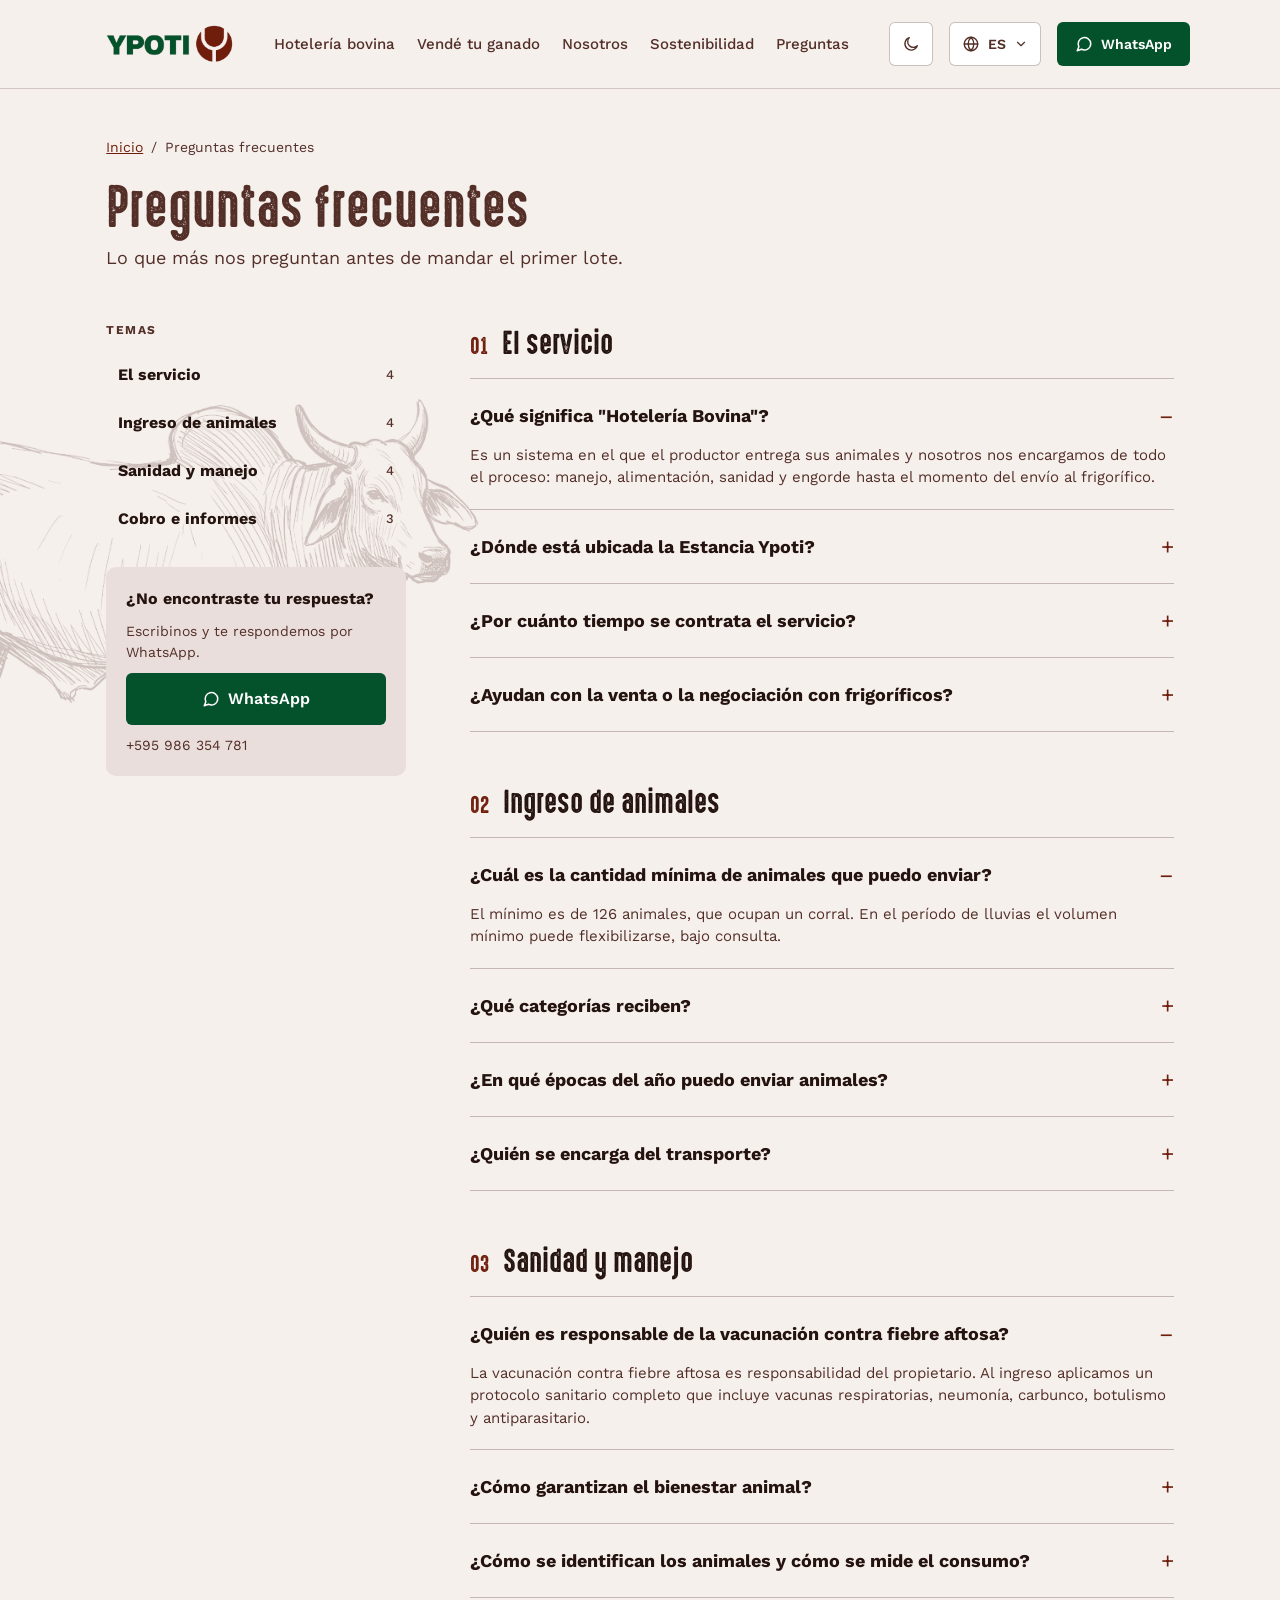
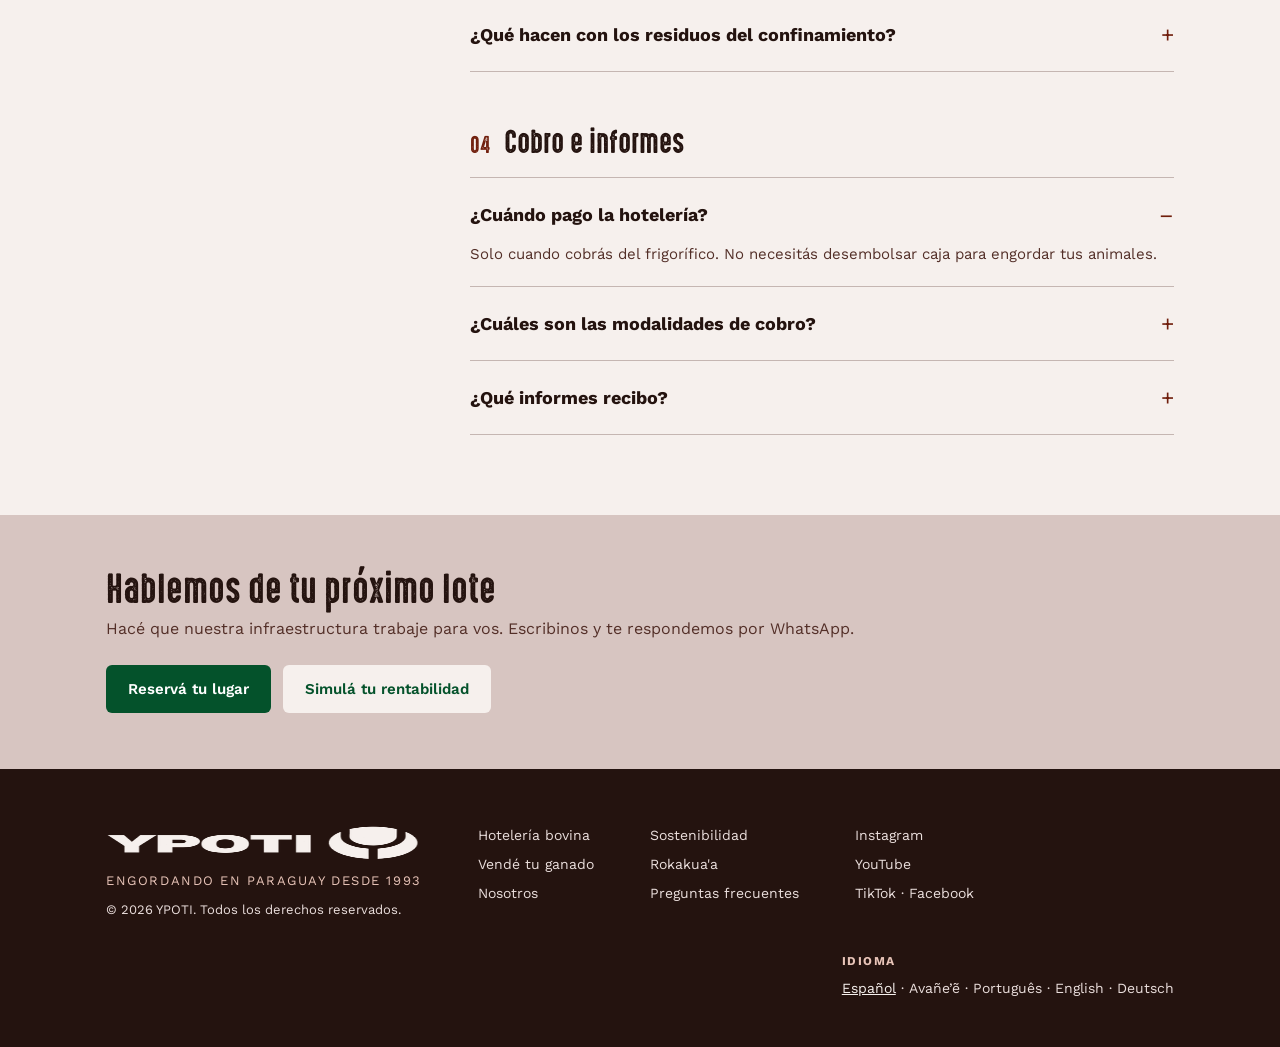
<file: faq.html>
<!doctype html>
<html lang="es" data-page="faq">
<head>
<meta charset="utf-8">
<meta name="viewport" content="width=device-width, initial-scale=1, viewport-fit=cover">
<title data-i18n="meta.faq_title">Preguntas frecuentes · Ypoti</title>
<meta name="description" data-i18n-attr="content=meta.faq_description" content="Respuestas sobre la hotelería bovina de Ypoti: el servicio, el ingreso de animales, sanidad y manejo, cobro e informes.">
<meta property="og:type" content="website">
<meta property="og:site_name" content="Ypoti">
<meta property="og:title" data-i18n-attr="content=meta.faq_title" content="Preguntas frecuentes · Ypoti">
<meta property="og:description" data-i18n-attr="content=meta.faq_description" content="Respuestas sobre la hotelería bovina de Ypoti: el servicio, el ingreso de animales, sanidad y manejo, cobro e informes.">
<meta property="og:image" content="https://ypoti.com/assets/img/og-ypoti.jpg">
<meta name="theme-color" content="#3A211B">
<link rel="canonical" href="https://ypoti.com/faq.html">
<link rel="icon" href="assets/img/favicon.png" type="image/png">
<link rel="apple-touch-icon" href="assets/img/apple-touch-icon.png">
<link rel="preconnect" href="https://fonts.googleapis.com">
<link rel="preconnect" href="https://fonts.gstatic.com" crossorigin>
<link rel="stylesheet" href="https://fonts.googleapis.com/css2?family=Work+Sans:ital,wght@0,400;0,500;0,600;0,700;1,500&amp;display=swap">
<link rel="preload" href="assets/fonts/highvoltage-rough.woff2" as="font" type="font/woff2" crossorigin>
<link rel="stylesheet" href="assets/css/style.css?v=20261023">
<script>(function(){try{var t=localStorage.getItem('ypoti-theme');if(t==='dark'){document.documentElement.setAttribute('data-theme','dark');}}catch(e){}})();</script>
</head>
<body>
<a class="skip" href="#contenido" data-i18n="ui.skip">Ir al contenido</a>
<header class="site-header">
  <div class="wrap header-row">
    <a class="brand" href="./" aria-label="Ypoti">
      <img class="logo only-light" src="assets/img/logo-ypoti.png" alt="Ypoti" width="128" height="40">
      <img class="logo only-dark" src="assets/img/logo-ypoti-claro.png" alt="Ypoti" width="128" height="40">
    </a>
    <nav class="main-nav" id="main-nav">
      <a href="./#funciona" data-i18n="nav.hoteleria">Hotelería bovina</a>
      <a href="./#compra" data-i18n="nav.vende">Vendé tu ganado</a>
      <a href="./#nosotros" data-i18n="nav.nosotros">Nosotros</a>
      <a href="./#esg" data-i18n="nav.sostenibilidad">Sostenibilidad</a>
      <a href="faq.html" data-i18n="nav.preguntas">Preguntas</a>
    </nav>
    <div class="header-actions">
      <button class="icon-btn theme-toggle" type="button" data-i18n-attr="aria-label=ui.theme_dark" aria-label="Cambiar a modo oscuro"><svg class="ic ic-moon" width="18" height="18" viewBox="0 0 24 24" fill="none" stroke="currentColor" stroke-width="1.8" stroke-linecap="round" stroke-linejoin="round" aria-hidden="true"><path d="M20.5 14.2A8.5 8.5 0 1 1 9.8 3.5a6.8 6.8 0 0 0 10.7 10.7z"></path></svg><svg class="ic ic-sun" width="18" height="18" viewBox="0 0 24 24" fill="none" stroke="currentColor" stroke-width="1.8" stroke-linecap="round" stroke-linejoin="round" aria-hidden="true"><circle cx="12" cy="12" r="4"></circle><path d="M12 2v2M12 20v2M4.9 4.9l1.4 1.4M17.7 17.7l1.4 1.4M2 12h2M20 12h2M4.9 19.1l1.4-1.4M17.7 6.3l1.4-1.4"></path></svg></button>
      <div class="lang">
        <button class="lang-btn" type="button" aria-haspopup="true" aria-expanded="false" data-i18n-attr="aria-label=ui.language" aria-label="Idioma"><svg class="ic ic-globe" width="18" height="18" viewBox="0 0 24 24" fill="none" stroke="currentColor" stroke-width="1.8" stroke-linecap="round" stroke-linejoin="round" aria-hidden="true"><circle cx="12" cy="12" r="9"></circle><path d="M3 12h18M12 3c2.5 2.6 3.8 5.6 3.8 9s-1.3 6.4-3.8 9c-2.5-2.6-3.8-5.6-3.8-9S9.5 5.6 12 3z"></path></svg><span class="lang-code">ES</span><svg class="ic ic-chev" width="14" height="14" viewBox="0 0 24 24" fill="none" stroke="currentColor" stroke-width="2" stroke-linecap="round" stroke-linejoin="round" aria-hidden="true"><path d="M6 15l6-6 6 6"></path></svg></button>
        <ul class="lang-menu" hidden>
          <li><button type="button" data-lang="es" lang="es">Español<span>ES</span></button></li>
          <li><button type="button" data-lang="gn" lang="gn">Avañe’ẽ<span>GN</span></button></li>
          <li><button type="button" data-lang="pt" lang="pt">Português<span>PT</span></button></li>
          <li><button type="button" data-lang="en" lang="en">English<span>EN</span></button></li>
          <li><button type="button" data-lang="de" lang="de">Deutsch<span>DE</span></button></li>
        </ul>
      </div>
      <a class="btn btn-green btn-sm header-wa" href="#" data-wa="whatsapp_hoteleria" data-wa-msg="wa.general" target="_blank" rel="noopener"><svg class="ic ic-wa" width="18" height="18" viewBox="0 0 24 24" fill="none" stroke="currentColor" stroke-width="2" stroke-linecap="round" stroke-linejoin="round" aria-hidden="true"><path d="M21 11.5a8.4 8.4 0 0 1-12.4 7.4L3 21l2.1-5.4A8.4 8.4 0 1 1 21 11.5z"></path></svg><span data-i18n="ui.whatsapp">WhatsApp</span></a>
      <button class="icon-btn menu-btn" type="button" aria-expanded="false" aria-controls="main-nav" data-i18n-attr="aria-label=ui.menu_open" aria-label="Abrir menú"><svg class="ic ic-menu" width="20" height="20" viewBox="0 0 24 24" fill="none" stroke="currentColor" stroke-width="2" stroke-linecap="round" aria-hidden="true"><path d="M4 7h16M4 12h16M4 17h16"></path></svg><svg class="ic ic-close" width="20" height="20" viewBox="0 0 24 24" fill="none" stroke="currentColor" stroke-width="2" stroke-linecap="round" aria-hidden="true"><path d="M6 6l12 12M18 6L6 18"></path></svg></button>
    </div>
  </div>
</header>

<main id="contenido">
<section class="faq-page">
  <img class="deco deco-zebu" src="assets/img/grabado-zebu.webp" alt="" aria-hidden="true" loading="lazy">
  <div class="wrap">
    <nav class="crumbs" aria-label="breadcrumb"><a href="./" data-i18n="ui.home">Inicio</a> <span aria-hidden="true">/</span> <span data-i18n="faq.title">Preguntas frecuentes</span></nav>
    <h1 class="h1-page ink-muted" data-i18n="faq.title">Preguntas frecuentes</h1>
    <p class="lead ink-muted" data-i18n="faq.sub">Lo que más nos preguntan antes de mandar el primer lote.</p>
    <div class="faqp-grid">
      <aside class="faqp-side">
        <span class="eyebrow-sm ink-muted" data-i18n="faqp.topics">Temas</span>
        <ul class="topics">
          <li><a href="#tema-1"><b data-i18n="faqp.g1">El servicio</b><span>4</span></a></li>
          <li><a href="#tema-2"><b data-i18n="faqp.g2">Ingreso de animales</b><span>4</span></a></li>
          <li><a href="#tema-3"><b data-i18n="faqp.g3">Sanidad y manejo</b><span>4</span></a></li>
          <li><a href="#tema-4"><b data-i18n="faqp.g4">Cobro e informes</b><span>3</span></a></li>
        </ul>
        <div class="help-box">
          <b data-i18n="faqp.help_title">¿No encontraste tu respuesta?</b>
          <span data-i18n="faqp.help_text">Escribinos y te respondemos por WhatsApp.</span>
          <a class="btn btn-green btn-block" href="#" data-wa="whatsapp_hoteleria" data-wa-msg="wa.general" target="_blank" rel="noopener"><svg class="ic ic-wa" width="18" height="18" viewBox="0 0 24 24" fill="none" stroke="currentColor" stroke-width="2" stroke-linecap="round" stroke-linejoin="round" aria-hidden="true"><path d="M21 11.5a8.4 8.4 0 0 1-12.4 7.4L3 21l2.1-5.4A8.4 8.4 0 1 1 21 11.5z"></path></svg><span data-i18n="ui.whatsapp">WhatsApp</span></a>
          <span class="small" data-cfg-text="telefono_hoteleria">+595 986 354 781</span>
        </div>
      </aside>
      <div class="faqp-groups">
        <section class="faq-group" id="tema-1">
          <h2><span>01</span><b data-i18n="faqp.g1">El servicio</b></h2>
          <div class="accordion">
          <details class="qa" open id="q-servicio"><summary data-i18n="faq.q_servicio">¿Qué significa "Hotelería Bovina"?</summary><p data-i18n="faq.a_servicio">Es un sistema en el que el productor entrega sus animales y nosotros nos encargamos de todo el proceso: manejo, alimentación, sanidad y engorde hasta el momento del envío al frigorífico.</p></details>
          <details class="qa" id="q-ubicacion"><summary data-i18n="faq.q_ubicacion">¿Dónde está ubicada la Estancia Ypoti?</summary><p data-i18n="faq.a_ubicacion">En Arroyito, Concepción, Paraguay, a menos de 100 km de los frigoríficos Minerva y Concepción, con excelente logística de acceso a insumos agrícolas.</p></details>
          <details class="qa" id="q-tiempo"><summary data-i18n="faq.q_tiempo">¿Por cuánto tiempo se contrata el servicio?</summary><p data-i18n="faq.a_tiempo">El servicio puede contratarse por un período flexible. Generalmente el ciclo dura entre 3 y 4 meses.</p></details>
          <details class="qa" id="q-venta"><summary data-i18n="faq.q_venta">¿Ayudan con la venta o la negociación con frigoríficos?</summary><p data-i18n="faq.a_venta">Sí. Si el cliente lo autoriza, brindamos apoyo en la negociación con frigoríficos o empresas compradoras, aprovechando nuestro volumen y estandarización.</p></details>
          </div>
        </section>
        <section class="faq-group" id="tema-2">
          <h2><span>02</span><b data-i18n="faqp.g2">Ingreso de animales</b></h2>
          <div class="accordion">
          <details class="qa" open id="q-minimo"><summary data-i18n="faq.q_minimo">¿Cuál es la cantidad mínima de animales que puedo enviar?</summary><p data-i18n="faq.a_minimo">El mínimo es de 126 animales, que ocupan un corral. En el período de lluvias el volumen mínimo puede flexibilizarse, bajo consulta.</p></details>
          <details class="qa" id="q-categorias"><summary data-i18n="faq.q_categorias">¿Qué categorías reciben?</summary><p data-i18n="faq.a_categorias">Machos y hembras de más de 300 kg.</p></details>
          <details class="qa" id="q-epoca"><summary data-i18n="faq.q_epoca">¿En qué épocas del año puedo enviar animales?</summary><p data-i18n="faq.a_epoca">Recibimos animales todo el año.</p></details>
          <details class="qa" id="q-transporte"><summary data-i18n="faq.q_transporte">¿Quién se encarga del transporte?</summary><p data-i18n="faq.a_transporte">El flete de entrada y el flete de salida al frigorífico son responsabilidad del cliente. Podemos asesorar o recomendar transportistas de confianza.</p></details>
          </div>
        </section>
        <section class="faq-group" id="tema-3">
          <h2><span>03</span><b data-i18n="faqp.g3">Sanidad y manejo</b></h2>
          <div class="accordion">
          <details class="qa" open id="q-aftosa"><summary data-i18n="faq.q_aftosa">¿Quién es responsable de la vacunación contra fiebre aftosa?</summary><p data-i18n="faq.a_aftosa">La vacunación contra fiebre aftosa es responsabilidad del propietario. Al ingreso aplicamos un protocolo sanitario completo que incluye vacunas respiratorias, neumonía, carbunco, botulismo y antiparasitario.</p></details>
          <details class="qa" id="q-bienestar"><summary data-i18n="faq.q_bienestar">¿Cómo garantizan el bienestar animal?</summary><p data-i18n="faq.a_bienestar">Contamos con estructuras diseñadas para reducir el estrés, comederos amplios, acceso constante a agua limpia y acompañamiento de profesionales para dietas y gestión sanitaria.</p></details>
          <details class="qa" id="q-identificacion"><summary data-i18n="faq.q_identificacion">¿Cómo se identifican los animales y cómo se mide el consumo?</summary><p data-i18n="faq.a_identificacion">Todos los animales son pesados e identificados individualmente al ingresar. El consumo se registra automáticamente por tracer: sabemos exactamente cuánto consume cada lote. Los animales de terceros comen la misma ración que los nuestros.</p></details>
          <details class="qa" id="q-residuos"><summary data-i18n="faq.q_residuos">¿Qué hacen con los residuos del confinamiento?</summary><p data-i18n="faq.a_residuos">Implementamos un sistema de compostaje controlado, transformando los residuos en abono orgánico que retorna al suelo agrícola dentro de un modelo de economía circular.</p></details>
          </div>
        </section>
        <section class="faq-group" id="tema-4">
          <h2><span>04</span><b data-i18n="faqp.g4">Cobro e informes</b></h2>
          <div class="accordion">
          <details class="qa" open id="q-pago"><summary data-i18n="faq.q_pago">¿Cuándo pago la hotelería?</summary><p data-i18n="faq.a_pago">Solo cuando cobrás del frigorífico. No necesitás desembolsar caja para engordar tus animales.</p></details>
          <details class="qa" id="q-modalidades"><summary data-i18n="faq.q_modalidades">¿Cuáles son las modalidades de cobro?</summary><p data-i18n="faq.a_modalidades">Podés elegir entre cobro por materia seca consumida por día o un valor diario por cabeza. En ambos casos la tarifa cubre manejo, nutrición y sanidad.</p></details>
          <details class="qa" id="q-informes"><summary data-i18n="faq.q_informes">¿Qué informes recibo?</summary><p data-i18n="faq.a_informes">Enviamos informes semanales con videos, fotos y un resumen generado desde nuestro ERP para monitorear la evolución del lote.</p></details>
          </div>
        </section>
      </div>
    </div>
  </div>
</section>

<section class="cta-band">
  <div class="wrap cta-row">
    <div><h2 class="contacto-title" data-i18n="contacto.title">Hablemos de tu próximo lote</h2><p data-i18n="contacto.text">Hacé que nuestra infraestructura trabaje para vos. Escribinos y te respondemos por WhatsApp.</p></div>
    <div class="btn-row">
      <a class="btn btn-green" href="./#form-reserva" data-i18n="contacto.btn_reserva">Reservá tu lugar</a>
      <a class="btn btn-cream" href="./#simulador" data-i18n="faqp.sim">Simulá tu rentabilidad</a>
    </div>
  </div>
</section>
</main>

<footer class="site-footer">
  <div class="wrap footer-row">
    <div class="footer-brand">
      <img src="assets/img/logo-ypoti-claro.png" alt="Ypoti" width="115" height="36">
      <span class="eyebrow-sm" data-i18n="footer.tagline">Engordando en Paraguay desde 1993</span>
      <span class="small" data-i18n="footer.copy">© 2026 YPOTI. Todos los derechos reservados.</span>
    </div>
    <ul class="footer-col">
      <li><a href="./#funciona" data-i18n="nav.hoteleria">Hotelería bovina</a></li>
      <li><a href="./#compra" data-i18n="nav.vende">Vendé tu ganado</a></li>
      <li><a href="./#nosotros" data-i18n="nav.nosotros">Nosotros</a></li>
    </ul>
    <ul class="footer-col">
      <li><a href="./#esg" data-i18n="nav.sostenibilidad">Sostenibilidad</a></li>
      <li><a data-cfg-href="rokakuaa_url" data-fallback="./#esg" data-i18n="footer.rokakuaa">Rokakua'a</a></li>
      <li><a href="faq.html" data-i18n="faq.title">Preguntas frecuentes</a></li>
    </ul>
    <ul class="footer-col">
      <li><a data-cfg-href="instagram_url" data-keep="1" target="_blank" rel="noopener">Instagram</a></li>
      <li><a data-cfg-href="youtube_url" data-keep="1" target="_blank" rel="noopener">YouTube</a></li>
      <li><a data-cfg-href="tiktok_url" data-keep="1" target="_blank" rel="noopener">TikTok</a> · <a data-cfg-href="facebook_url" data-keep="1" target="_blank" rel="noopener">Facebook</a></li>
    </ul>
    <div class="footer-col footer-lang">
      <span class="eyebrow-sm" data-i18n="ui.language">Idioma</span>
      <span><button type="button" data-lang="es" lang="es">Español</button> · <button type="button" data-lang="gn" lang="gn">Avañe’ẽ</button> · <button type="button" data-lang="pt" lang="pt">Português</button> · <button type="button" data-lang="en" lang="en">English</button> · <button type="button" data-lang="de" lang="de">Deutsch</button></span>
    </div>
  </div>
</footer>
<div class="mobile-bar">
  <a class="btn btn-green" href="#" data-wa="whatsapp_hoteleria" data-wa-msg="wa.general" target="_blank" rel="noopener"><svg class="ic ic-wa" width="18" height="18" viewBox="0 0 24 24" fill="none" stroke="currentColor" stroke-width="2" stroke-linecap="round" stroke-linejoin="round" aria-hidden="true"><path d="M21 11.5a8.4 8.4 0 0 1-12.4 7.4L3 21l2.1-5.4A8.4 8.4 0 1 1 21 11.5z"></path></svg><span data-i18n="ui.whatsapp">WhatsApp</span></a>
  <a class="btn btn-outline-wine" href="./#compra" data-i18n="caminos.compra_cta">Ofrecer mi lote</a>
</div>
<div class="toast" role="status" aria-live="polite" hidden></div>

<script type="application/json" id="ypoti-defaults">{"whatsapp_hoteleria": "595986354781", "whatsapp_compras": "595983796436", "telefono_hoteleria": "+595 986 354 781", "telefono_compras": "+595 983 796 436", "email": "ypoti@ypoti.com", "direccion_oficina": "Av. Aviadores del Chaco 1410, Edificio The Top", "direccion_estancia": "Arroyito, Núcleo 6, Concepción", "precio_ms_usd": "0.29", "diaria_usd": "0.40", "rc_entrada": "0.50", "rc_salida": "0.563", "otros_costos_usd": "15", "sim_cab": "160", "sim_peso": "360", "sim_dias": "105", "sim_gmd": "1.45", "sim_ms": "10.10", "sim_precio": "5.40", "tour_url": "https://ypoti.com/map", "video_url": "", "testimonio_video_url": "", "sostenibilidad_url": "", "rokakuaa_url": "", "instagram_url": "", "facebook_url": "", "linkedin_url": "", "youtube_url": "", "tiktok_url": "", "leads_email": ""}</script>
<script src="assets/js/site-config.js?v=20261023"></script>
<script src="assets/js/main.js?v=20261023"></script>
</body>
</html>
</file>
<file: assets/css/style.css>
/* =========================================================
   Ypoti · sitio institucional
   Paleta y tipografía de la propuesta aprobada (home ES, tema claro).
   Los colores se cambian acá, en las variables de :root.
   ========================================================= */
@font-face {
  font-family: 'HighVoltage Rough';
  src: url('../fonts/highvoltage-rough.woff2') format('woff2');
  font-weight: 400 900; font-style: normal; font-display: swap;
}

:root {
  /* fondos */
  --bg: #F6F0ED;          /* crema */
  --bg-alt: #EADEDC;      /* rosado tierra */
  --bg-alt2: #D7C5C1;     /* tierra */
  --card: #FFFFFF;
  --card-soft: #F6F0ED;   /* tarjetas sobre fondo tierra */
  --field: #FFFFFF;       /* inputs de formularios */
  --field-soft: #F6F0ED;  /* inputs del simulador */
  --ph: #C6B3AE;          /* fondo de fotos que faltan */
  /* texto */
  --ink: #24130F;
  --ink-2: #532F28;
  --green-ink: #04522B;
  --wine-ink: #701E0C;
  --line: rgba(83,47,40,0.3);
  --line-soft: rgba(83,47,40,0.22);
  /* rellenos de botones y mosaicos */
  --green: #04522B; --on-green: #FFFFFF;
  --wine: #701E0C;  --on-wine: #FFFFFF;
  --green-rule: #04522B; --wine-rule: #701E0C;
  /* fijos (no cambian con el tema) */
  --cream: #F6F0ED; --cream-2: #EADEDC; --blush: #E8C4B8; --mint: #A7CBB6; --mint-2: #D8E9DE; --rose: #F0D3C7;
  --deep-green: #03361C; --esg-card: #0A4628; --esg-ph: #1E5C3B;
  --hero-bg: #3A211B; --footer-bg: #24130F;
  --shadow: 0 24px 48px -30px rgba(36,19,15,0.55);
  --deco-filter: none;
  /* tipografía */
  --font-display: 'HighVoltage Rough', 'Work Sans', system-ui, sans-serif;
  --font-body: 'Work Sans', system-ui, -apple-system, 'Segoe UI', sans-serif;
  /* layout: contenedor de 1200 px con margen lateral fluido (120 px en 1440) */
  --gutter: clamp(16px, 8.3vw, 120px);
  --maxw: 1200px;
  --header-h: 88px;
  color-scheme: light;
}
:root[data-theme="dark"] {
  --bg: #1C110E; --bg-alt: #241713; --bg-alt2: #2B1B16;
  --card: #33221C; --card-soft: #33221C; --field: #1C110E; --field-soft: #1C110E; --ph: #4A332C;
  --ink: #F6F0ED; --ink-2: #D9CCC8; --green-ink: #B9DDC8; --wine-ink: #F0B09C;
  --line: rgba(234,222,220,0.26); --line-soft: rgba(234,222,220,0.17);
  --green: #A7CBB6; --on-green: #03361C; --wine: #F0B09C; --on-wine: #4A1408;
  --green-rule: #5FA67E; --wine-rule: #C4583D;
  --deco-filter: brightness(2.4) saturate(0.6);
  color-scheme: dark;
}

*, *::before, *::after { box-sizing: border-box; }
html { scroll-behavior: smooth; scroll-padding-top: calc(var(--header-h) + 12px); -webkit-text-size-adjust: 100%; }
body { margin: 0; background: var(--bg); color: var(--ink); font-family: var(--font-body); font-size: 16px; line-height: 1.5; overflow-x: hidden; }
img, video { max-width: 100%; display: block; }
a { color: inherit; }
button, input, select { font: inherit; color: inherit; }
[hidden] { display: none !important; }
:focus-visible { outline: 3px solid var(--mint); outline-offset: 2px; border-radius: 4px; }
@media (prefers-reduced-motion: reduce) { html { scroll-behavior: auto; } * { transition: none !important; animation: none !important; } }

.wrap { width: 100%; max-width: calc(var(--maxw) + 2 * var(--gutter)); margin-inline: auto; padding-inline: var(--gutter); }
.skip { position: absolute; left: -9999px; top: 8px; z-index: 100; background: var(--card); padding: 8px 12px; border-radius: 6px; }
.skip:focus { left: 12px; }
.only-dark { display: none !important; }
:root[data-theme="dark"] .only-dark { display: block !important; }
:root[data-theme="dark"] .only-light { display: none !important; }

/* ---------- tipografía ---------- */
.h2 { margin: 0; font-family: var(--font-display); font-weight: 700; font-size: clamp(32px, 4vw, 48px); line-height: 1.04; color: var(--ink); text-wrap: balance; }
.h2-xl { font-size: clamp(36px, 4.4vw, 52px); line-height: 1.02; }
.h3 { margin: 0; font-family: var(--font-display); font-weight: 700; font-size: clamp(26px, 2.4vw, 30px); line-height: 1.1; }
.eyebrow { display: block; font-size: 13px; font-weight: 600; letter-spacing: 0.14em; text-transform: uppercase; }
.eyebrow-lg { font-size: 16px; font-weight: 700; }
.eyebrow-sm { display: block; font-size: 12px; font-weight: 700; letter-spacing: 0.12em; text-transform: uppercase; }
.ink-muted { color: var(--ink-2); }
.ink-green { color: var(--green-ink); }
.ink-wine { color: var(--wine-ink); }
.lead { margin: 0; font-size: 18px; line-height: 1.6; }
.small { font-size: 13px; }
.fine { margin: 0; font-size: 12px; line-height: 1.45; color: var(--ink-2); }
.num { font-variant-numeric: tabular-nums; }
.text-link { font-weight: 600; font-size: 15px; }
.strong-link { font-weight: 700; }

/* ---------- botones ---------- */
.btn { display: inline-flex; align-items: center; justify-content: center; gap: 8px; min-height: 48px; padding: 0 22px; border: 0; border-radius: 6px; font-weight: 600; font-size: 15px; line-height: 1.2; text-decoration: none; cursor: pointer; text-align: center; transition: filter .15s; }
.btn:hover { filter: brightness(1.08); }
.btn svg { flex-shrink: 0; }
.btn-sm { min-height: 44px; padding: 0 18px; font-size: 14px; }
.btn-block { width: 100%; min-height: 52px; font-size: 16px; }
.btn-green { background: var(--green); color: var(--on-green); }
.btn-wine { background: var(--wine); color: var(--on-wine); }
.btn-cream { background: var(--cream); color: #04522B; }
.btn-outline-wine { background: transparent; color: var(--wine-ink); border: 2px solid var(--wine-ink); }
.btn-row { display: flex; flex-wrap: wrap; gap: 12px; }
.icon-btn { width: 44px; height: 44px; flex-shrink: 0; display: inline-flex; align-items: center; justify-content: center; padding: 0; border: 1px solid var(--line); border-radius: 6px; background: var(--card); color: var(--ink-2); cursor: pointer; }

/* ---------- encabezado ---------- */
.site-header { position: sticky; top: 0; z-index: 40; background: var(--bg); border-bottom: 1px solid var(--line-soft); }
.header-row { height: var(--header-h); display: flex; align-items: center; gap: 40px; }
.brand { display: flex; align-items: center; flex-shrink: 0; }
.logo { height: 40px; width: auto; }
.main-nav { display: flex; gap: 22px; font-size: 15px; font-weight: 500; }
.main-nav a { color: var(--ink-2); text-decoration: none; white-space: nowrap; }
.main-nav a:hover { color: var(--ink); text-decoration: underline; text-underline-offset: 4px; }
.header-actions { margin-left: auto; display: flex; align-items: center; gap: 16px; }
.theme-toggle .ic-sun { display: none; }
:root[data-theme="dark"] .theme-toggle .ic-sun { display: block; }
:root[data-theme="dark"] .theme-toggle .ic-moon { display: none; }
.lang { position: relative; }
.lang-btn { display: inline-flex; align-items: center; gap: 8px; height: 44px; padding: 0 12px; border: 1px solid var(--line); border-radius: 6px; background: var(--card); color: var(--ink-2); font-size: 14px; font-weight: 600; cursor: pointer; }
.lang-btn .ic-chev { transform: rotate(180deg); transition: transform .15s; }
.lang-btn[aria-expanded="true"] .ic-chev { transform: none; }
.lang-menu { position: absolute; top: calc(100% + 8px); right: 0; width: 220px; margin: 0; padding: 8px; list-style: none; background: var(--card); border: 1px solid var(--line-soft); border-radius: 8px; box-shadow: var(--shadow); z-index: 60; }
.lang-menu button { width: 100%; height: 44px; padding: 0 12px; border: 0; border-radius: 6px; background: transparent; display: flex; align-items: center; justify-content: space-between; font-size: 15px; color: var(--ink); cursor: pointer; text-align: left; }
.lang-menu button span { font-size: 12px; color: var(--ink-2); }
.lang-menu button:hover, .lang-menu button[aria-current="true"] { background: var(--bg-alt); font-weight: 600; }
.menu-btn { display: none; }
.menu-btn .ic-close { display: none; }
.menu-btn[aria-expanded="true"] .ic-close { display: block; }
.menu-btn[aria-expanded="true"] .ic-menu { display: none; }

/* ---------- portada ---------- */
.hero { position: relative; z-index: 2; background-color: var(--hero-bg); color: var(--cream); padding-top: 120px; }
.hero-media { position: absolute; inset: 0; width: 100%; height: 100%; object-fit: cover; }
.hero-shade { position: absolute; inset: 0; background-image: linear-gradient(90deg, rgba(36,19,15,0.88) 0%, rgba(36,19,15,0.66) 45%, rgba(36,19,15,0.25) 100%), linear-gradient(0deg, rgba(36,19,15,0.55) 0%, rgba(36,19,15,0) 35%); }
.hero-inner { position: relative; display: flex; justify-content: space-between; align-items: flex-start; gap: 32px; }
.hero-copy { max-width: 780px; display: flex; flex-direction: column; gap: 22px; }
.hero h1 { margin: 0; font-family: var(--font-display); font-weight: 700; font-size: clamp(40px, 4.6vw, 66px); line-height: 1.02; color: var(--cream); text-wrap: balance; }
.hero-lead { margin: 0; font-size: clamp(16px, 1.4vw, 20px); line-height: 1.55; color: var(--cream-2); max-width: 640px; }
.slogan-line { margin: 6px 0 0; display: flex; align-items: center; gap: 12px; font-size: 18px; font-style: italic; font-weight: 500; color: var(--blush); }
.slogan-line .rule { width: 32px; height: 2px; flex-shrink: 0; background: var(--blush); }
.hero-video { display: inline-flex; align-items: center; gap: 12px; color: var(--cream); text-decoration: none; font-size: 15px; font-weight: 500; margin-top: 8px; white-space: nowrap; }
.hero-video .play { width: 44px; height: 44px; border: 2px solid var(--cream); border-radius: 50%; display: flex; align-items: center; justify-content: center; }
.doors { position: relative; z-index: 3; display: grid; grid-template-columns: repeat(3, minmax(0, 1fr)); gap: 20px; margin-top: 120px; margin-bottom: -58px; }
.door { box-sizing: border-box; min-height: 116px; padding: 22px 24px; border-radius: 10px; text-decoration: none; display: flex; align-items: center; gap: 18px; box-shadow: 0 22px 40px -24px rgba(36,19,15,0.7); }
.door-green { background: #04522B; color: #FFFFFF; }
.door-wine { background: #701E0C; color: #FFFFFF; }
.door-light { background: #F6F0ED; color: #24130F; border: 1px solid rgba(83,47,40,0.25); }
.door-icon { width: 52px; height: 52px; flex-shrink: 0; border-radius: 8px; display: flex; align-items: center; justify-content: center; background: #F6F0ED; }
.door-green .door-icon { color: #04522B; }
.door-wine .door-icon { color: #701E0C; }
.door-light .door-icon { background: #04522B; color: #FFFFFF; }
.door-text { display: flex; flex-direction: column; gap: 4px; min-width: 0; }
.door-title { font-family: var(--font-display); font-weight: 700; font-size: 24px; line-height: 1.05; display: inline-flex; align-items: center; gap: 8px; }
.door-sub { font-size: 14px; line-height: 1.4; }
.door-green .door-sub { color: #D8E9DE; }
.door-wine .door-sub { color: #F0D3C7; }
.door-light .door-sub { color: #532F28; }
.door:hover { transform: translateY(-2px); transition: transform .15s; }

/* ---------- números ---------- */
.stats { background: var(--bg-alt2); padding: 112px 0 48px; }
.stats-grid { list-style: none; margin: 0; padding: 0; display: grid; grid-template-columns: repeat(5, minmax(0, 1fr)); }
.stats-grid li { display: flex; flex-direction: column; gap: 8px; padding: 0 24px; border-left: 1px solid var(--line); }
.stats-grid li:first-child { padding-left: 0; border-left: 0; }
.stat-num { font-family: var(--font-display); font-weight: 700; font-size: clamp(36px, 3.6vw, 52px); line-height: 1; color: var(--wine-ink); white-space: nowrap; }
.stat-sym { font-family: var(--font-body); font-weight: 600; font-size: 0.77em; vertical-align: 0.08em; }
.stat-unit { font-family: var(--font-body); font-weight: 600; font-size: 22px; }
.stat-label { font-size: 15px; line-height: 1.35; color: var(--ink-2); font-weight: 500; }

/* ---------- caminos ---------- */
.caminos { padding: 72px 0; background: var(--bg); }
.caminos .h2 { font-size: clamp(32px, 3vw, 44px); margin-bottom: 32px; }
.caminos-grid { display: grid; grid-template-columns: repeat(2, minmax(0, 1fr)); gap: 32px; }
.path-card { background: var(--card); border: 1px solid var(--line-soft); border-radius: 8px; overflow: hidden; display: flex; flex-direction: column; }
.path-green { border-top: 6px solid var(--green-rule); }
.path-wine { border-top: 6px solid var(--wine-rule); }
.path-img { width: 100%; height: 140px; object-fit: cover; background: var(--ph); }
.path-body { padding: 24px 28px; display: flex; flex-direction: column; gap: 12px; flex-grow: 1; }
.path-body p { margin: 0; color: var(--ink-2); }
.dash-list { list-style: none; margin: 0; padding: 0; display: flex; flex-direction: column; gap: 6px; font-size: 14px; line-height: 1.35; }
.dash-list li::before { content: '— '; }
.path-actions { display: flex; flex-wrap: wrap; align-items: center; gap: 16px; margin-top: auto; padding-top: 6px; }

/* ---------- hotelería bovina ---------- */
.funciona { background: var(--bg-alt); padding: 72px 0; }
.func-title { margin-top: 8px; max-width: 900px; }
.adv-grid { margin: 32px 0 48px; display: grid; grid-template-columns: repeat(3, minmax(0, 1fr)); gap: 24px; }
.adv { padding: 22px 24px; background: var(--card-soft); border-radius: 10px; display: flex; gap: 16px; align-items: flex-start; }
.adv > div { min-width: 0; }
.adv-title { margin: 0 0 6px; font-size: 18px; font-weight: 700; line-height: 1.3; color: var(--ink); }
.adv p { margin: 0; font-size: 15px; line-height: 1.5; color: var(--ink-2); }
.tile { width: 44px; height: 44px; flex-shrink: 0; border-radius: 8px; display: flex; align-items: center; justify-content: center; }
.tile-green { background: var(--green); color: var(--on-green); }
.tile-wine { background: var(--wine); color: var(--on-wine); }
.rule-title { margin: 0 0 16px; font-size: 13px; font-weight: 700; letter-spacing: 0.14em; text-transform: uppercase; color: var(--ink-2); }
.rule-title-gap { margin-top: 56px; }
.steps { list-style: none; margin: 0; padding: 24px 0 0; border-top: 2px solid var(--ink-2); display: grid; grid-template-columns: repeat(4, minmax(0, 1fr)); gap: 28px; }
.steps li { display: flex; flex-direction: column; gap: 10px; }
.step-num { font-family: var(--font-display); font-weight: 700; font-size: 40px; line-height: 1; color: var(--wine-ink); }
.steps h4 { margin: 0; font-size: 18px; font-weight: 700; color: var(--ink); }
.steps p { margin: 0; font-size: 15px; line-height: 1.5; color: var(--ink-2); }

/* simulador */
.sim { display: grid; grid-template-columns: 440px minmax(0, 1fr); border-radius: 10px; overflow: hidden; box-shadow: 0 30px 60px -40px rgba(36,19,15,0.45); }
.rule-title-gap { padding-bottom: 16px; border-bottom: 2px solid var(--ink-2); margin-bottom: 24px; }
.sim-side { padding: 36px; background: #04522B; color: var(--cream); display: flex; flex-direction: column; gap: 16px; }
.sim-eyebrow { color: var(--mint); }
.sim-title { margin: 0; font-family: var(--font-display); font-weight: 700; font-size: 34px; line-height: 1.08; color: var(--cream); }
.sim-intro { margin: 0; font-size: 15px; line-height: 1.5; color: var(--mint-2); }
.sim-ref { padding: 16px 18px; border: 1px solid rgba(246,240,237,0.35); border-radius: 6px; display: flex; flex-direction: column; gap: 8px; }
.sim-ref-row { display: flex; justify-content: space-between; gap: 12px; font-size: 14px; }
.sim-note { margin: 0; font-size: 12px; line-height: 1.45; color: var(--mint-2); }
.sim-cta { margin-top: 4px; min-height: 52px; font-size: 16px; }
.sim-main { padding: 32px 36px; background: var(--card); display: flex; flex-direction: column; gap: 18px; min-width: 0; }
.sim-fields { display: grid; grid-template-columns: repeat(3, minmax(0, 1fr)); gap: 18px 20px; }
.field { display: flex; flex-direction: column; gap: 6px; min-width: 0; }
.field label { font-size: 13px; font-weight: 600; color: var(--ink-2); }
.input-unit { height: 48px; display: flex; align-items: center; justify-content: space-between; gap: 8px; padding: 0 14px; border: 1px solid var(--line); border-radius: 6px; background: var(--field-soft); }
.input-unit input { flex: 1 1 0; min-width: 0; border: 0; background: transparent; padding: 0; font-size: 17px; font-weight: 500; color: var(--ink); font-variant-numeric: tabular-nums; outline: none; }
.input-unit span { flex-shrink: 0; font-size: 13px; color: var(--ink-2); white-space: nowrap; }
.input-unit:focus-within { outline: 3px solid var(--mint); outline-offset: 1px; }
.sim-result { margin-top: 6px; display: grid; grid-template-columns: minmax(0, 1.2fr) minmax(0, 1fr) minmax(0, 1fr); gap: 16px; padding: 20px 22px; background: var(--bg-alt); border-radius: 8px; align-items: center; }
.sim-result > div { display: flex; flex-direction: column; gap: 4px; min-width: 0; }
.res-side { padding-left: 16px; border-left: 1px solid var(--line); }
.res-big { font-family: var(--font-display); font-weight: 700; font-size: 44px; line-height: 1; color: var(--green-ink); }
.res-mid { font-family: var(--font-display); font-weight: 700; font-size: 28px; line-height: 1; color: var(--ink); }
.res-note { font-size: 13px; color: var(--ink-2); }

/* requisitos y consultores */
.req-cons { margin-top: 48px; display: grid; grid-template-columns: minmax(0, 1fr) minmax(0, 1.1fr); gap: 24px; }
.req { margin: 0; padding: 28px 30px; background: var(--bg-alt2); border-radius: 10px; display: grid; grid-template-columns: repeat(2, minmax(0, 1fr)); gap: 22px 28px; align-content: start; }
:root[data-theme="dark"] .req { background: var(--card); }
.req div { display: flex; flex-direction: column; gap: 6px; }
.req dt { font-size: 12px; font-weight: 700; letter-spacing: 0.12em; text-transform: uppercase; color: var(--wine-ink); }
.req dd { margin: 0; font-size: 15px; line-height: 1.5; color: var(--ink); }
.cons { padding: 28px 30px; background: var(--card-soft); border-top: 6px solid var(--green-rule); border-radius: 10px; display: flex; flex-direction: column; gap: 12px; }
.cons-title { margin: 0; font-family: var(--font-display); font-weight: 700; font-size: 28px; line-height: 1.1; color: var(--ink); }
.cons p { margin: 0; font-size: 15px; line-height: 1.55; color: var(--ink-2); }
.cons-names { list-style: none; margin: 4px 0 0; padding: 0; display: grid; grid-template-columns: repeat(4, minmax(0, 1fr)); gap: 12px; }
.cons-names li { min-height: 52px; padding: 4px 6px; border: 1px dashed var(--line); border-radius: 6px; display: flex; align-items: center; justify-content: center; font-size: 13px; font-weight: 600; color: var(--ink-2); text-align: center; }

/* ---------- compra ---------- */
.compra { position: relative; overflow: hidden; background: var(--bg-alt2); padding: 80px 0; }
.compra-grid { position: relative; display: grid; grid-template-columns: minmax(0, 1fr) 500px; gap: 64px; align-items: start; }
.compra-copy { display: flex; flex-direction: column; gap: 20px; }
.compra-copy .lead { color: var(--ink); }
.compra-vent { list-style: none; margin: 12px 0 0; padding: 0; display: grid; grid-template-columns: repeat(2, minmax(0, 1fr)); gap: 28px 32px; }
.compra-vent li { display: flex; align-items: center; gap: 14px; }
.compra-vent b { font-size: 17px; color: var(--ink); }
.compra-card { border-radius: 12px; overflow: hidden; background: var(--card); box-shadow: var(--shadow); }
.compra-cond { padding: 22px 28px 8px; background: #701E0C; color: var(--rose); }
.cond-item { padding: 14px 0; display: flex; gap: 14px; align-items: flex-start; }
.cond-item > span { display: flex; flex-direction: column; gap: 2px; font-size: 14px; line-height: 1.45; color: var(--rose); }
.cond-item b { font-size: 16px; color: #FFFFFF; }
.form { padding: 26px 28px 28px; display: flex; flex-direction: column; gap: 14px; }
.form-title { margin: 0; font-family: var(--font-display); font-weight: 700; font-size: 30px; line-height: 1.1; }
.form-text { margin: 0; font-size: 14px; line-height: 1.5; color: var(--ink-2); }
.field-row { display: grid; grid-template-columns: repeat(2, minmax(0, 1fr)); gap: 14px; }
.form input:not([type="checkbox"]), .form select { height: 44px; width: 100%; min-width: 0; border: 1px solid var(--line); border-radius: 6px; padding: 0 12px; font-size: 15px; background: var(--field); color: var(--ink); }
.input-unit.plain { height: auto; padding: 0; border: 0; background: transparent; }
.input-unit.plain input { height: 44px; border: 1px solid var(--line); border-radius: 6px; padding: 0 12px; font-size: 15px; background: var(--field); }
.input-unit.plain:focus-within { outline: none; }
.form-call { margin: 4px 0 0; padding-top: 16px; border-top: 1px solid var(--line-soft); font-size: 14px; color: var(--ink-2); }
.hp { position: absolute !important; left: -9999px !important; width: 1px; height: 1px; opacity: 0; }
.deco { position: absolute; pointer-events: none; filter: var(--deco-filter); }
.deco-jinete { left: max(0px, calc(50% - 650px)); bottom: -40px; width: 560px; opacity: 0.2; }

.respiro { height: 360px; background-color: #8C6B5F; background-image: url('../img/respiro-arreo.webp'); background-size: cover; background-position: center 36%; }

/* ---------- nosotros ---------- */
.nosotros { position: relative; overflow: hidden; background: var(--bg); padding: 80px 0; }
.deco-tranquera { right: -40px; bottom: 40px; width: 589px; opacity: 0.1; }
.nos-intro { display: grid; grid-template-columns: minmax(0, 1.1fr) minmax(0, 1fr); gap: 64px; align-items: end; }
.nos-intro > div { display: flex; flex-direction: column; gap: 16px; }
.timeline { position: relative; list-style: none; margin: 48px 0 0; padding: 0; display: grid; grid-template-columns: repeat(2, minmax(0, 1fr)) minmax(0, 1.6fr); gap: 32px; }
.timeline::before { content: ''; position: absolute; left: 0; right: 0; top: 7px; height: 2px; background: var(--ink-2); }
.timeline li { position: relative; display: flex; flex-direction: column; gap: 10px; }
.tl-dot { width: 16px; height: 16px; border-radius: 50%; background: var(--bg); border: 3px solid var(--ink-2); }
.tl-year { font-family: var(--font-display); font-weight: 700; font-size: 44px; line-height: 1; color: var(--wine-ink); }
.timeline b { font-size: 16px; color: var(--ink); }
.timeline li > span:last-child { font-size: 14px; line-height: 1.45; color: var(--ink-2); }
.tl-now .tl-dot { background: #04522B; border-color: #04522B; }
.tl-card { padding: 18px 20px; background: #04522B; color: var(--cream); border-radius: 8px; display: flex; flex-direction: column; gap: 8px; }
.tl-card .tl-year { color: var(--cream); }
.tl-card b { color: var(--cream); }
.tl-card span:last-child { font-size: 14px; line-height: 1.45; color: var(--mint-2); }
.valores { position: relative; margin-top: 48px; display: flex; align-items: center; gap: 12px; flex-wrap: wrap; }
.valores .eyebrow-sm { margin-right: 8px; }
.chips { list-style: none; margin: 0; padding: 0; display: flex; flex-wrap: wrap; gap: 12px; }
.chips li { height: 40px; padding: 0 16px; border: 1px solid var(--line); border-radius: 999px; display: inline-flex; align-items: center; font-size: 15px; font-weight: 600; color: var(--ink); background: var(--bg-alt); }
.valores .btn { margin-left: auto; }

/* ---------- clientes ---------- */
.prueba { background: var(--bg-alt); padding: 72px 0; }
.prueba .h2 { font-size: clamp(30px, 2.8vw, 40px); margin-bottom: 32px; }
.prueba-grid { display: grid; grid-template-columns: repeat(3, minmax(0, 1fr)); gap: 24px; }
.proof-card { background: var(--card-soft); border-radius: 8px; overflow: hidden; display: flex; flex-direction: column; text-decoration: none; color: inherit; }
.proof-media { position: relative; height: 150px; background-color: var(--ph); }
.proof-media.ph { background-image: repeating-linear-gradient(135deg, rgba(36,19,15,0.07) 0 2px, transparent 2px 12px); }
.proof-media img { width: 100%; height: 100%; object-fit: cover; }
.proof-play { position: absolute; inset: 0; margin: auto; width: 48px; height: 48px; border-radius: 50%; background: rgba(36,19,15,0.75); display: flex; align-items: center; justify-content: center; }
.proof-body { padding: 18px 20px; display: flex; flex-direction: column; gap: 4px; }
.proof-body b { font-size: 16px; color: var(--ink); }
.proof-body span { font-size: 14px; color: var(--ink-2); }
.alianzas { margin-top: 40px; display: flex; align-items: center; gap: 20px; }
.alianzas .eyebrow-sm { width: 110px; flex-shrink: 0; }
.logos { list-style: none; margin: 0; padding: 0; flex-grow: 1; display: flex; flex-wrap: wrap; align-items: center; justify-content: space-around; gap: 24px 32px; }
.logos img { width: auto; opacity: 0.85; max-height: 66px; }

/* ---------- ESG ---------- */
.esg { position: relative; isolation: isolate; overflow: hidden; background: var(--deep-green); color: var(--cream); padding: 88px 0; }
.deco-lazo { top: -100px; left: -105px; width: 435px; opacity: 0.1; z-index: -1; }
.deco-nandu { top: 39px; right: 38px; width: 330px; opacity: 0.1; z-index: -1; }
.deco-ternero { bottom: 4px; left: 4px; width: 444px; opacity: 0.05; z-index: -1; }
.esg .deco { filter: none; }
.esg-intro { display: grid; grid-template-columns: repeat(2, minmax(0, 1fr)); gap: 64px; align-items: end; }
.esg-intro > div { display: flex; flex-direction: column; gap: 12px; }
.esg-eyebrow { color: var(--mint); font-weight: 700; letter-spacing: 0.16em; }
.esg-title { margin: 0; font-family: var(--font-display); font-weight: 700; font-size: clamp(38px, 3.8vw, 54px); line-height: 1; color: var(--cream); }
.esg-intro p { margin: 0; max-width: 520px; font-size: 18px; line-height: 1.55; color: var(--cream-2); }
.pillars { margin-top: 56px; display: grid; grid-template-columns: repeat(3, minmax(0, 1fr)); gap: 28px; align-items: stretch; }
.pillar { background: var(--esg-card); border-radius: 10px; overflow: hidden; display: flex; flex-direction: column; }
.pillar-img { width: 100%; height: 200px; object-fit: cover; flex-shrink: 0; background: var(--esg-ph); }
.pillar-body { position: relative; padding: 0 28px 28px; display: flex; flex-direction: column; flex-grow: 1; }
.pillar-head { display: flex; align-items: flex-end; gap: 14px; margin-top: -58px; margin-bottom: 14px; }
.pillar-letter { font-family: var(--font-display); font-weight: 700; font-size: 128px; line-height: 0.8; color: var(--cream); text-shadow: 0 6px 24px rgba(3,54,28,0.55); }
.pillar h3 { margin: 0 0 4px; font-family: var(--font-display); font-weight: 700; font-size: 30px; line-height: 1; color: var(--mint); }
.pillar p { margin: 0; padding: 14px 0; border-top: 1px solid rgba(246,240,237,0.16); font-size: 15px; line-height: 1.5; color: var(--cream-2); }
.pillar p b { color: var(--cream); font-weight: 600; }
.pillar-link { margin-top: auto; padding-top: 18px; font-size: 15px; font-weight: 600; color: var(--mint); }

/* ---------- preguntas ---------- */
.faq-home { position: relative; overflow: hidden; background: var(--bg); padding: 80px 0; }
.deco-zebu { left: -134px; bottom: -49px; width: 623px; opacity: 0.32; transform: scaleX(-1); }
.faq-grid { position: relative; display: grid; grid-template-columns: 360px minmax(0, 1fr); gap: 64px; }
.faq-side { display: flex; flex-direction: column; gap: 16px; }
.faq-side .h2 { font-size: clamp(32px, 3vw, 44px); line-height: 1.05; }
.faq-side p { margin: 0; }
.accordion { border-top: 1px solid var(--line); }
.qa { border-bottom: 1px solid var(--line); }
.qa summary { list-style: none; padding: 20px 0; display: flex; justify-content: space-between; align-items: center; gap: 16px; cursor: pointer; font-size: 18px; font-weight: 700; color: var(--ink); }
.qa summary::-webkit-details-marker { display: none; }
.qa summary::after { content: '+'; font-size: 22px; font-weight: 400; color: var(--wine-ink); flex-shrink: 0; }
.qa[open] summary::after { content: '–'; }
.qa p { margin: -8px 0 20px; font-size: 15px; line-height: 1.5; color: var(--ink-2); }

/* ---------- contacto ---------- */
.contacto { position: relative; isolation: isolate; overflow: hidden; background-color: #6B4A40; background-image: linear-gradient(90deg, rgba(36,19,15,0.9) 0%, rgba(36,19,15,0.76) 55%, rgba(36,19,15,0.55) 100%), url('../img/contacto-arreo.webp'); background-size: cover; background-position: center 30%; padding: 80px 0; color: var(--cream); }
.deco-mapa { right: -60px; top: -144px; width: 676px; opacity: 0.5; z-index: -1; filter: none; }
.contacto-grid { position: relative; display: grid; grid-template-columns: repeat(2, minmax(0, 1fr)); gap: 64px; align-items: start; }
.contacto-copy { display: flex; flex-direction: column; gap: 20px; }
.contacto-title { margin: 0; font-family: var(--font-display); font-weight: 700; font-size: clamp(40px, 3.9vw, 56px); line-height: 1; color: var(--cream); }
.contacto .lead { color: var(--cream-2); }
.contacto .slogan-line { font-size: 17px; margin: 0; }
.contact-list { list-style: none; margin: 8px 0 0; padding: 0; display: flex; flex-direction: column; gap: 8px; font-size: 16px; }
.contact-list a { text-decoration: none; }
.contact-list a[href]:hover { text-decoration: underline; }
.socials, .socials a { color: var(--blush); }
.cv-link { margin-top: 8px; font-size: 14px; font-weight: 600; color: var(--blush); }
.form-reserva { background: var(--card-soft); color: var(--ink); border-top: 6px solid var(--green-rule); border-radius: 10px; padding: 28px; }
:root[data-theme="dark"] .form-reserva { background: var(--card); }

/* ---------- pie ---------- */
.site-footer { background: var(--footer-bg); color: var(--cream-2); padding: 56px 0 48px; }
.footer-row { display: flex; flex-wrap: wrap; gap: 32px 56px; }
.footer-brand { display: flex; flex-direction: column; gap: 10px; }
.footer-brand img { height: 36px; width: auto; }
.footer-brand .eyebrow-sm { color: var(--blush); font-weight: 400; font-size: 13px; }
.footer-col { list-style: none; margin: 0; padding: 0; display: flex; flex-direction: column; gap: 8px; font-size: 14px; }
.footer-col a { text-decoration: none; }
.footer-col a[href]:hover { text-decoration: underline; }
.footer-lang { margin-left: auto; }
.footer-lang .eyebrow-sm { color: var(--blush); }
.footer-lang button { border: 0; background: none; padding: 0; color: inherit; cursor: pointer; font-size: 14px; }
.footer-lang button:hover, .footer-lang button[aria-current="true"] { text-decoration: underline; color: var(--cream); }
.mobile-bar { display: none; }
.toast { position: fixed; left: 50%; bottom: 24px; transform: translateX(-50%); z-index: 90; max-width: calc(100% - 32px); background: #24130F; color: #F6F0ED; padding: 12px 16px; border-radius: 6px; font-size: 14px; box-shadow: 0 12px 30px -12px rgba(0,0,0,0.6); }

/* ---------- página de preguntas ---------- */
.faq-page { position: relative; overflow: hidden; padding: 48px 0 80px; }
.faq-page .deco-zebu { top: 300px; bottom: auto; opacity: 0.25; }
.crumbs { font-size: 14px; color: var(--ink-2); display: flex; gap: 8px; }
.crumbs a { color: var(--wine-ink); }
.h1-page { margin: 24px 0 8px; font-family: var(--font-display); font-weight: 700; font-size: clamp(40px, 4.2vw, 60px); line-height: 1; }
.faqp-grid { position: relative; margin-top: 48px; display: grid; grid-template-columns: 300px minmax(0, 1fr); gap: 64px; align-items: start; }
.faqp-grid > * { min-width: 0; }
.faqp-side { position: sticky; top: calc(var(--header-h) + 24px); display: flex; flex-direction: column; gap: 14px; }
.topics { list-style: none; margin: 0; padding: 0; display: flex; flex-direction: column; gap: 4px; }
.topics a { display: flex; justify-content: space-between; align-items: center; min-height: 44px; padding: 0 12px; border-radius: 6px; text-decoration: none; font-weight: 600; color: var(--ink); }
.topics a span { font-size: 13px; color: var(--ink-2); font-weight: 500; }
.topics a:hover { background: var(--bg-alt); }
.help-box { margin-top: 12px; padding: 20px; background: var(--bg-alt); border-radius: 10px; display: flex; flex-direction: column; gap: 10px; }
.help-box b { font-size: 16px; }
.help-box > span { font-size: 14px; color: var(--ink-2); }
.faqp-groups { display: flex; flex-direction: column; gap: 48px; }
.faq-group h2 { margin: 0 0 12px; display: flex; align-items: baseline; gap: 14px; font-family: var(--font-display); font-weight: 700; font-size: 30px; color: var(--ink); }
.faq-group h2 span { font-size: 22px; color: var(--wine-ink); }
.cta-band { background: var(--bg-alt2); padding: 56px 0; }
.cta-row { display: flex; flex-wrap: wrap; justify-content: space-between; align-items: center; gap: 24px; }
.cta-band .contacto-title { color: var(--ink); font-size: clamp(32px, 3vw, 44px); }
.cta-band p { margin: 8px 0 0; color: var(--ink-2); }

/* =========================================================
   Responsive
   ========================================================= */
@media (max-width: 1180px) {
  .header-row { gap: 24px; }
  .main-nav { gap: 16px; font-size: 14px; }
  .header-wa span { display: none; }
  .header-wa { padding: 0 12px; }
  .sim { grid-template-columns: 380px minmax(0, 1fr); }
  .sim-fields { grid-template-columns: repeat(2, minmax(0, 1fr)); }
  .compra-grid { grid-template-columns: minmax(0, 1fr) 440px; gap: 40px; }
}
@media (max-width: 1023px) {
  :root { --header-h: 64px; }
  .logo { height: 30px; }
  .header-row { gap: 12px; }
  .header-actions { gap: 8px; }
  .header-wa { display: none; }
  .menu-btn { display: inline-flex; }
  .main-nav { display: none; position: absolute; top: var(--header-h); left: 0; right: 0; flex-direction: column; gap: 2px; padding: 8px var(--gutter) 16px; background: var(--bg); border-bottom: 1px solid var(--line-soft); box-shadow: var(--shadow); }
  .main-nav.open { display: flex; }
  .main-nav a { min-height: 44px; display: flex; align-items: center; font-size: 16px; font-weight: 600; }
  .lang-btn { padding: 0 10px; font-size: 13px; gap: 6px; }
  .lang-btn .ic-chev { display: none; }
  .hero { padding-top: 56px; }
  .hero-inner { flex-direction: column; gap: 16px; }
  .hero-video { order: 2; }
  .doors { grid-template-columns: 1fr; gap: 10px; margin: 28px 0 0; padding-bottom: 40px; }
  .door { min-height: 0; padding: 14px 16px; gap: 14px; }
  .door-icon { width: 40px; height: 40px; border-radius: 6px; }
  .door-title { font-size: 20px; }
  .door-sub { font-size: 13px; }
  .stats { padding: 32px 0; }
  .stats-grid { grid-template-columns: repeat(2, minmax(0, 1fr)); gap: 22px 16px; }
  .stats-grid li { padding: 0; border: 0; }
  .stats-grid li:last-child { grid-column: 1 / -1; }
  .adv-grid { grid-template-columns: 1fr; gap: 12px; }
  .steps { grid-template-columns: repeat(2, minmax(0, 1fr)); }
  .sim { grid-template-columns: 1fr; }
  .req-cons { grid-template-columns: 1fr; }
  .compra-grid { grid-template-columns: 1fr; gap: 32px; }
  .nos-intro { grid-template-columns: 1fr; gap: 16px; }
  .esg-intro { grid-template-columns: 1fr; gap: 16px; }
  .pillars { grid-template-columns: 1fr; gap: 16px; }
  .faq-grid { grid-template-columns: 1fr; gap: 24px; }
  .contacto-grid { grid-template-columns: 1fr; gap: 32px; }
  .faqp-grid { grid-template-columns: 1fr; gap: 32px; }
  .faqp-side { position: static; }
  .topics { flex-direction: row; overflow-x: auto; gap: 8px; padding-bottom: 4px; }
  .topics a { white-space: nowrap; border: 1px solid var(--line); border-radius: 999px; gap: 8px; }
}
@media (max-width: 760px) {
  body { font-size: 15px; padding-bottom: calc(72px + env(safe-area-inset-bottom, 0px)); }
  .lead { font-size: 16px; }
  .caminos, .funciona, .prueba { padding: 40px 0; }
  .compra, .nosotros, .faq-home, .contacto, .esg { padding: 44px 0; }
  .caminos-grid, .prueba-grid { grid-template-columns: 1fr; gap: 16px; }
  .path-img { height: 130px; }
  .path-body { padding: 20px; }
  .path-actions .btn { flex: 1 1 auto; }
  .adv { padding: 18px; }
  .steps { grid-template-columns: 1fr; gap: 18px; }
  .steps li { display: grid; grid-template-columns: 44px minmax(0, 1fr); column-gap: 14px; row-gap: 6px; }
  .step-num { font-size: 32px; grid-row: span 2; }
  .sim-side { padding: 24px 20px; }
  .sim-title { font-size: 28px; }
  .sim-main { padding: 22px 20px; }
  .sim-fields { grid-template-columns: repeat(2, minmax(0, 1fr)); gap: 14px 12px; }
  .input-unit { height: 46px; padding: 0 12px; }
  .input-unit input { font-size: 16px; }
  .input-unit span { font-size: 11px; white-space: normal; text-align: right; line-height: 1.15; max-width: 58%; }
  .input-unit input { min-width: 48px; }
  .sim-result { grid-template-columns: 1fr 1fr; padding: 18px; }
  .res-main { grid-column: 1 / -1; padding-bottom: 14px; border-bottom: 1px solid var(--line); }
  .res-side { padding-left: 0; border-left: 0; }
  .res-big { font-size: 40px; }
  .res-mid { font-size: 24px; }
  .req { padding: 22px 20px; gap: 18px 16px; }
  .cons { padding: 22px 20px; }
  .cons-title { font-size: 24px; }
  .cons-names { grid-template-columns: repeat(2, minmax(0, 1fr)); }
  .compra-vent { grid-template-columns: 1fr; gap: 12px; }
  .compra-cond { padding: 18px 20px 6px; }
  .form { padding: 20px; }
  .form-title { font-size: 26px; }
  .respiro { height: 200px; }
  .timeline { grid-template-columns: 1fr; gap: 20px; margin-top: 28px; padding-left: 22px; }
  .timeline::before { left: 6px; right: auto; top: 8px; bottom: 8px; width: 2px; height: auto; }
  .tl-dot { position: absolute; left: -22px; top: 10px; width: 14px; height: 14px; }
  .tl-year { font-size: 34px; }
  .valores { margin-top: 28px; }
  .valores .eyebrow-sm { width: 100%; }
  .valores .btn { margin-left: 0; width: 100%; }
  .alianzas { flex-direction: column; align-items: flex-start; }
  .logos { justify-content: space-between; width: 100%; }
  .logos img { max-height: 44px; }
  .pillar-img { height: 170px; }
  .pillar-body { padding: 0 20px 20px; }
  .pillar-letter { font-size: 104px; }
  .pillar h3 { font-size: 26px; }
  .pillar p { font-size: 14px; }
  .qa summary { font-size: 16px; }
  .qa p { font-size: 14px; }
  .contacto { background-image: linear-gradient(180deg, rgba(36,19,15,0.9) 0%, rgba(36,19,15,0.78) 60%, rgba(36,19,15,0.7) 100%), url('../img/contacto-arreo.webp'); }
  .contacto .btn-row { display: grid; grid-template-columns: 1fr 1fr; }
  .contacto .btn-row .btn { padding: 0 10px; font-size: 14px; }
  .form-reserva { padding: 20px; }
  .deco-jinete, .deco-tranquera, .deco-mapa { width: 360px; }
  .deco-zebu { width: 380px; opacity: 0.18; }
  .footer-row { flex-direction: column; gap: 24px; }
  .footer-lang { margin-left: 0; }
  .mobile-bar { display: flex; gap: 10px; position: fixed; left: 0; right: 0; bottom: 0; z-index: 50; padding: 12px 16px calc(12px + env(safe-area-inset-bottom, 0px)); background: var(--bg); border-top: 1px solid var(--line); box-shadow: 0 -10px 24px -16px rgba(36,19,15,0.5); }
  .mobile-bar .btn { flex: 1 1 0; min-height: 48px; padding: 0 10px; font-size: 14px; }
  .toast { bottom: calc(84px + env(safe-area-inset-bottom, 0px)); }
}
@media (max-width: 400px) {
  .header-actions { gap: 6px; }
  .field-row { grid-template-columns: 1fr; }
  .sim-fields { grid-template-columns: 1fr 1fr; }
  .cons-names li { font-size: 12px; }
}
</file>
